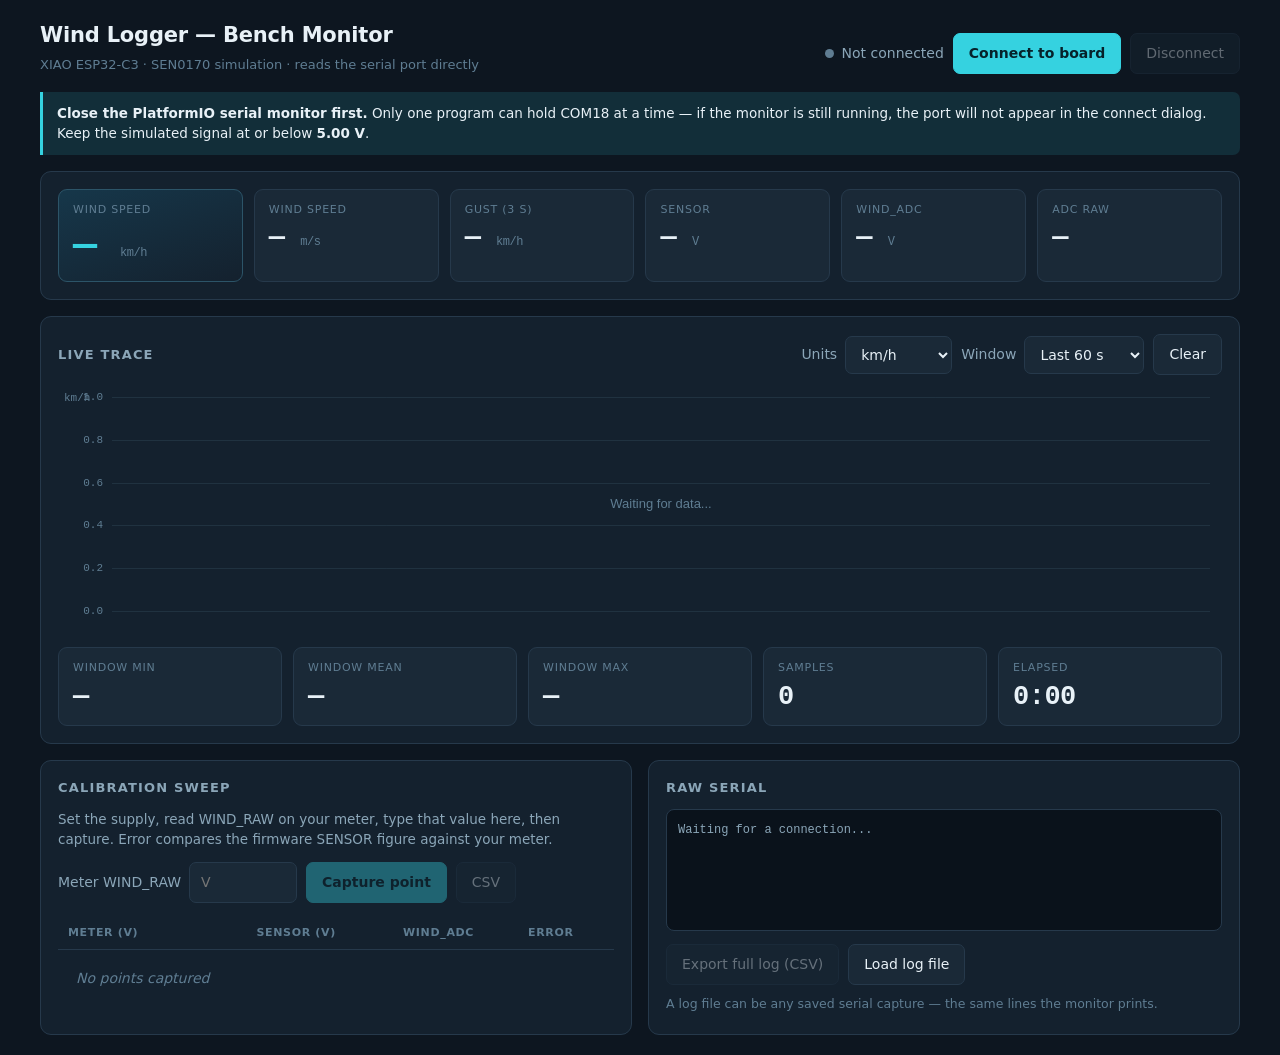
<file: dashboard/bench-monitor.html>
<!doctype html>
<html lang="en">
<head>
<meta charset="utf-8">
<meta name="viewport" content="width=device-width, initial-scale=1">
<title>SPL Wind Logger - Bench Monitor</title>
<style>
  :root {
    --bg: #0d1620; --panel: #14212e; --panel-2: #1a2937; --line: #26394b;
    --ink: #e8f1f7; --ink-dim: #8ba6b8; --ink-faint: #5f7d92;
    --accent: #35d2e0; --accent-soft: rgba(53, 210, 224, .13);
    --ok: #3ddc91; --warn: #ffb454; --bad: #ff5f56;
    --mono: ui-monospace, "Cascadia Mono", Consolas, monospace;
  }
  * { box-sizing: border-box; }
  body {
    margin: 0 auto; background: var(--bg); color: var(--ink);
    font: 15px/1.5 "Segoe UI", system-ui, sans-serif;
    padding: 20px; max-width: 1240px;
  }
  h1 { margin: 0; font-size: 21px; letter-spacing: -.2px; }
  h2 { margin: 0 0 12px; font-size: 13px; text-transform: uppercase;
       letter-spacing: .09em; color: var(--ink-dim); font-weight: 600; }
  .sub { color: var(--ink-faint); font-size: 13px; margin-top: 3px; }

  header { display: flex; flex-wrap: wrap; gap: 16px;
           align-items: flex-end; justify-content: space-between; margin-bottom: 18px; }
  .bar { display: flex; flex-wrap: wrap; gap: 9px; align-items: center; }

  button {
    background: var(--panel-2); color: var(--ink); border: 1px solid var(--line);
    border-radius: 7px; padding: 9px 15px; font: inherit; font-size: 14px;
    cursor: pointer; transition: .13s;
  }
  button:hover:not(:disabled) { background: #21374a; border-color: #38566e; }
  button:disabled { opacity: .38; cursor: not-allowed; }
  button.primary { background: var(--accent); color: #06222a; border-color: var(--accent); font-weight: 640; }
  button.primary:hover:not(:disabled) { background: #52e2ee; }

  .status { display: flex; align-items: center; gap: 8px; font-size: 14px; color: var(--ink-dim); }
  .dot { width: 9px; height: 9px; border-radius: 50%; background: var(--ink-faint); flex: none; }
  .dot.live { background: var(--ok); box-shadow: 0 0 0 4px rgba(61,220,145,.18); animation: pulse 1.9s infinite; }
  .dot.err { background: var(--bad); }
  @keyframes pulse { 50% { opacity: .45; } }

  .panel { background: var(--panel); border: 1px solid var(--line);
           border-radius: 11px; padding: 17px; margin-bottom: 16px; }

  .tiles { display: grid; grid-template-columns: repeat(auto-fit, minmax(132px, 1fr)); gap: 11px; }
  .tile { background: var(--panel-2); border: 1px solid var(--line);
          border-radius: 9px; padding: 12px 14px; }
  .tile .k { font-size: 11px; text-transform: uppercase; letter-spacing: .07em; color: var(--ink-faint); }
  .tile .v { font: 600 27px/1.15 var(--mono); margin-top: 5px; letter-spacing: -.5px; }
  .tile .u { font-size: 12px; color: var(--ink-faint); font-weight: 400; }
  .tile.hero { background: linear-gradient(160deg, #16374a, #14212e); border-color: #2c5468; }
  .tile.hero .v { font-size: 40px; color: var(--accent); }

  canvas#chart { width: 100%; height: 250px; display: block; }

  table { width: 100%; border-collapse: collapse; font-size: 14px; }
  th, td { padding: 8px 10px; text-align: right; border-bottom: 1px solid var(--line); }
  th { color: var(--ink-faint); font-size: 11px; text-transform: uppercase;
       letter-spacing: .06em; font-weight: 600; }
  th:first-child, td:first-child { text-align: left; }
  td { font-family: var(--mono); }
  tbody tr:last-child td { border-bottom: none; }
  .err-good { color: var(--ok); } .err-mid { color: var(--warn); } .err-bad { color: var(--bad); }
  .empty { color: var(--ink-faint); font-style: italic; text-align: center; padding: 18px; font-family: inherit; }

  input[type=number], select {
    background: var(--panel-2); color: var(--ink); border: 1px solid var(--line);
    border-radius: 7px; padding: 9px 11px; font: inherit; font-size: 14px; width: 108px;
  }
  select { width: auto; }
  label.fld { display: flex; align-items: center; gap: 8px; font-size: 14px; color: var(--ink-dim); }

  pre#raw { margin: 0; height: 122px; overflow-y: auto; background: #0a121b;
            border: 1px solid var(--line); border-radius: 8px; padding: 11px;
            font: 12px/1.55 var(--mono); color: var(--ink-dim); white-space: pre-wrap; }

  .note { border-left: 3px solid var(--accent); background: var(--accent-soft);
          border-radius: 0 7px 7px 0; padding: 11px 14px; font-size: 13.5px; margin-bottom: 16px; }
  .note.danger { border-color: var(--bad); background: rgba(255,95,86,.1); }
  .note b { color: var(--ink); }
  .row { display: flex; flex-wrap: wrap; gap: 16px; }
  .row > * { flex: 1 1 380px; margin-bottom: 0; }
  .hint { font-size: 12.5px; color: var(--ink-faint); margin-top: 10px; }
  code { font-family: var(--mono); font-size: 12.5px; color: var(--accent); }
</style>
</head>
<body>

<header>
  <div>
    <h1>Wind Logger &mdash; Bench Monitor</h1>
    <div class="sub">XIAO ESP32-C3 &middot; SEN0170 simulation &middot; reads the serial port directly</div>
  </div>
  <div class="bar">
    <div class="status"><span class="dot" id="dot"></span><span id="state">Not connected</span></div>
    <button class="primary" id="connect">Connect to board</button>
    <button id="disconnect" disabled>Disconnect</button>
  </div>
</header>

<div class="note danger" id="unsupported" hidden>
  <b>This browser cannot read serial ports.</b> Web Serial works in Chrome and Edge on Windows,
  but not Firefox or Safari. Open this file in Chrome or Edge. You can still use
  <b>Load log file</b> below to analyse a saved capture.
</div>

<div class="note">
  <b>Close the PlatformIO serial monitor first.</b> Only one program can hold COM18 at a time &mdash;
  if the monitor is still running, the port will not appear in the connect dialog. Keep the
  simulated signal at or below <b>5.00 V</b>.
</div>

<div class="panel">
  <div class="tiles">
    <div class="tile hero"><div class="k">Wind speed</div>
      <div class="v"><span id="t-primary">&mdash;</span> <span class="u">km/h</span></div></div>
    <div class="tile"><div class="k">Wind speed</div>
      <div class="v"><span id="t-secondary">&mdash;</span> <span class="u">m/s</span></div></div>
    <div class="tile"><div class="k">Gust (3 s)</div>
      <div class="v"><span id="t-gust">&mdash;</span> <span class="u">km/h</span></div></div>
    <div class="tile"><div class="k">Sensor</div>
      <div class="v"><span id="t-sensor">&mdash;</span> <span class="u">V</span></div></div>
    <div class="tile"><div class="k">WIND_ADC</div>
      <div class="v"><span id="t-adc">&mdash;</span> <span class="u">V</span></div></div>
    <div class="tile"><div class="k">ADC raw</div>
      <div class="v"><span id="t-raw">&mdash;</span></div></div>
  </div>
</div>

<div class="panel">
  <div style="display:flex;flex-wrap:wrap;gap:12px;align-items:center;justify-content:space-between;margin-bottom:8px">
    <h2 style="margin:0">Live trace</h2>
    <div class="bar">
      <label class="fld">Units
        <select id="units">
          <option value="kmh">km/h</option>
          <option value="ms">m/s</option>
          <option value="sensor">Sensor V</option>
        </select></label>
      <label class="fld">Window
        <select id="window">
          <option value="30">Last 30 s</option>
          <option value="60" selected>Last 60 s</option>
          <option value="300">Last 5 min</option>
          <option value="0">Everything</option>
        </select></label>
      <button id="clear">Clear</button>
    </div>
  </div>
  <canvas id="chart"></canvas>
  <div class="tiles" style="margin-top:14px">
    <div class="tile"><div class="k">Window min</div><div class="v"><span id="s-min">&mdash;</span></div></div>
    <div class="tile"><div class="k">Window mean</div><div class="v"><span id="s-mean">&mdash;</span></div></div>
    <div class="tile"><div class="k">Window max</div><div class="v"><span id="s-max">&mdash;</span></div></div>
    <div class="tile"><div class="k">Samples</div><div class="v"><span id="s-n">0</span></div></div>
    <div class="tile"><div class="k">Elapsed</div><div class="v"><span id="s-t">0:00</span></div></div>
  </div>
</div>

<div class="row">
  <div class="panel">
    <h2>Calibration sweep</h2>
    <p style="margin:0 0 12px;font-size:13.5px;color:var(--ink-dim)">
      Set the supply, read WIND_RAW on your meter, type that value here, then capture.
      Error compares the firmware SENSOR figure against your meter.</p>
    <div class="bar" style="margin-bottom:14px">
      <label class="fld">Meter WIND_RAW
        <input type="number" id="set-v" step="0.001" min="0" max="5" placeholder="V"></label>
      <button class="primary" id="capture" disabled>Capture point</button>
      <button id="export-cal" disabled>CSV</button>
    </div>
    <table>
      <thead><tr><th>Meter (V)</th><th>SENSOR (V)</th><th>WIND_ADC</th><th>Error</th><th></th></tr></thead>
      <tbody id="cal-body"><tr><td colspan="5" class="empty">No points captured</td></tr></tbody>
    </table>
    <div id="fit" class="hint"></div>
  </div>

  <div class="panel">
    <h2>Raw serial</h2>
    <pre id="raw">Waiting for a connection...</pre>
    <div class="bar" style="margin-top:13px">
      <button id="export-log" disabled>Export full log (CSV)</button>
      <button id="load-log">Load log file</button>
      <input type="file" id="file" accept=".txt,.log,.csv" hidden>
    </div>
    <div class="hint">A log file can be any saved serial capture &mdash; the same lines the monitor prints.</div>
  </div>
</div>

<script>
"use strict";

var LINE_RE = /ADC=([\d.]+)\s*\|\s*WIND_ADC=([\d.]+)\s*V\s*\|\s*SENSOR=([\d.]+)\s*V\s*\|\s*WIND=([\d.]+)\s*m\/s\s*\|\s*([\d.]+)\s*km\/h/;
var GUST_WINDOW_MS = 3000;
var MAX_POINTS = 20000;       // ~33 min at the firmware's 10 lines per second
var SAMPLE_PERIOD_MS = 100;   // must match PUBLISH_INTERVAL_MS in main.cpp

var $ = function (id) { return document.getElementById(id); };
var samples = [];      // { t, raw, adc, sensor, ms, kmh }
var calPoints = [];    // { setV, sensor, adc }
var port = null, reader = null, streamClosed = null, textBuf = "";
var startedAt = null, latest = null, redrawQueued = false;

var UNITS = {
  kmh:    { key: "kmh",    label: "km/h", digits: 1 },
  ms:     { key: "ms",     label: "m/s",  digits: 2 },
  sensor: { key: "sensor", label: "V",    digits: 3 }
};
function unit() { return UNITS[$("units").value]; }

/* ---------- serial ---------- */

if (!("serial" in navigator)) {
  $("unsupported").hidden = false;
  $("connect").disabled = true;
}

function setState(kind, label) {
  $("dot").className = "dot" + (kind ? " " + kind : "");
  $("state").textContent = label;
}

$("connect").onclick = async function () {
  try {
    port = await navigator.serial.requestPort();
    await port.open({ baudRate: 115200 });
  } catch (err) {
    if (err && err.name === "NotFoundError") return;   // picker dismissed
    setState("err", "Could not open port");
    appendRaw("[error] " + (err && err.message ? err.message : err));
    return;
  }

  var decoder = new TextDecoderStream();
  streamClosed = port.readable.pipeTo(decoder.writable).catch(function () {});
  reader = decoder.readable.getReader();

  setState("live", "Live on 115200");
  $("connect").disabled = true;
  $("disconnect").disabled = false;
  $("capture").disabled = false;
  appendRaw("[connected at 115200 baud]");

  if (startedAt === null) startedAt = performance.now();

  try {
    for (;;) {
      var res = await reader.read();
      if (res.done) break;
      if (res.value) ingest(res.value);
    }
  } catch (err) {
    appendRaw("[stream ended] " + (err && err.message ? err.message : err));
  }
  setState("", "Disconnected");
};

$("disconnect").onclick = async function () {
  try { if (reader) await reader.cancel(); } catch (e) {}
  try { if (streamClosed) await streamClosed; } catch (e) {}
  try { if (port) await port.close(); } catch (e) {}
  reader = null; port = null; streamClosed = null;
  setState("", "Disconnected");
  $("connect").disabled = false;
  $("disconnect").disabled = true;
  $("capture").disabled = samples.length === 0;
  appendRaw("[disconnected]");
};

function ingest(chunk) {
  textBuf += chunk;
  var lines = textBuf.split(/\r?\n/);
  textBuf = lines.pop();                 // keep the incomplete tail
  for (var i = 0; i < lines.length; i++) {
    var trimmed = lines[i].trim();
    if (!trimmed) continue;
    appendRaw(trimmed);
    var m = LINE_RE.exec(trimmed);
    if (m) {
      addSample({
        t: performance.now(),
        raw:    parseFloat(m[1]),
        adc:    parseFloat(m[2]),
        sensor: parseFloat(m[3]),
        ms:     parseFloat(m[4]),
        kmh:    parseFloat(m[5])
      });
    }
  }
}

/* ---------- data ---------- */

function addSample(s) {
  samples.push(s);
  if (samples.length > MAX_POINTS) samples.shift();
  latest = s;
  queueRedraw();
}

function queueRedraw() {
  if (redrawQueued) return;
  redrawQueued = true;
  requestAnimationFrame(function () { redrawQueued = false; render(); });
}

// Bounded by time rather than by a sample count, so the window keeps its meaning
// whatever rate the firmware prints at.
function visible() {
  var secs = parseInt($("window").value, 10);
  if (!(secs > 0) || !latest) return samples;
  var cutoff = latest.t - secs * 1000;
  var start = samples.length;
  while (start > 0 && samples[start - 1].t >= cutoff) start--;
  return samples.slice(start);
}

function gust() {
  if (!latest) return null;
  var peak = 0;
  for (var i = samples.length - 1; i >= 0; i--) {
    if (latest.t - samples[i].t > GUST_WINDOW_MS) break;
    if (samples[i].kmh > peak) peak = samples[i].kmh;
  }
  return peak;
}

/* ---------- rendering ---------- */

function render() {
  var u = unit();

  if (latest) {
    $("t-primary").textContent   = latest.kmh.toFixed(1);
    $("t-secondary").textContent = latest.ms.toFixed(2);
    $("t-sensor").textContent    = latest.sensor.toFixed(3);
    $("t-adc").textContent       = latest.adc.toFixed(3);
    $("t-raw").textContent       = latest.raw.toFixed(0);
    var g = gust();
    $("t-gust").textContent      = g === null ? "—" : g.toFixed(1);
  }

  var win = visible();
  var series = [];
  for (var i = 0; i < win.length; i++) series.push(win[i][u.key]);

  if (series.length) {
    var sum = 0, lo = Infinity, hi = -Infinity;
    for (var j = 0; j < series.length; j++) {
      sum += series[j];
      if (series[j] < lo) lo = series[j];
      if (series[j] > hi) hi = series[j];
    }
    $("s-min").textContent  = lo.toFixed(u.digits);
    $("s-mean").textContent = (sum / series.length).toFixed(u.digits);
    $("s-max").textContent  = hi.toFixed(u.digits);
  } else {
    $("s-min").textContent = "—";
    $("s-mean").textContent = "—";
    $("s-max").textContent = "—";
  }

  $("s-n").textContent = samples.length;
  if (startedAt !== null) {
    var secs = Math.floor((performance.now() - startedAt) / 1000);
    $("s-t").textContent = Math.floor(secs / 60) + ":" + String(secs % 60).padStart(2, "0");
  }

  $("export-log").disabled = samples.length === 0;
  drawChart(series, u);
}

function drawChart(series, u) {
  var cv = $("chart");
  var dpr = window.devicePixelRatio || 1;
  var w = cv.clientWidth, h = cv.clientHeight;
  if (!w || !h) return;
  if (cv.width !== Math.round(w * dpr) || cv.height !== Math.round(h * dpr)) {
    cv.width = Math.round(w * dpr);
    cv.height = Math.round(h * dpr);
  }
  var g = cv.getContext("2d");
  g.setTransform(dpr, 0, 0, dpr, 0, 0);
  g.clearRect(0, 0, w, h);

  var padL = 54, padR = 12, padT = 14, padB = 22;
  var plotW = w - padL - padR, plotH = h - padT - padB;

  var peak = 0;
  for (var i = 0; i < series.length; i++) if (series[i] > peak) peak = series[i];
  var top = niceCeil(peak * 1.15) || 1;

  // horizontal gridlines, always anchored at zero
  g.lineWidth = 1;
  g.font = "11px ui-monospace, Consolas, monospace";
  var ticks = 5;
  for (var k = 0; k <= ticks; k++) {
    var val = (top / ticks) * k;
    var y = Math.round(padT + plotH - (val / top) * plotH) + .5;
    g.strokeStyle = "rgba(141,190,216,.11)";
    g.beginPath(); g.moveTo(padL, y); g.lineTo(padL + plotW, y); g.stroke();
    g.fillStyle = "#5f7d92";
    g.textAlign = "right"; g.textBaseline = "middle";
    g.fillText(val.toFixed(u.digits), padL - 9, y);
  }

  g.fillStyle = "#5f7d92";
  g.textAlign = "left"; g.textBaseline = "top";
  g.fillText(u.label, 6, padT - 4);

  if (series.length < 2) {
    g.fillStyle = "#5f7d92";
    g.textAlign = "center"; g.textBaseline = "middle";
    g.font = "13px 'Segoe UI', sans-serif";
    g.fillText("Waiting for data...", padL + plotW / 2, padT + plotH / 2);
    return;
  }

  var xAt = function (i) { return padL + (i / (series.length - 1)) * plotW; };
  var yAt = function (v) { return padT + plotH - (v / top) * plotH; };

  var grad = g.createLinearGradient(0, padT, 0, padT + plotH);
  grad.addColorStop(0, "rgba(53,210,224,.30)");
  grad.addColorStop(1, "rgba(53,210,224,0)");
  g.beginPath();
  g.moveTo(xAt(0), padT + plotH);
  for (var a = 0; a < series.length; a++) g.lineTo(xAt(a), yAt(series[a]));
  g.lineTo(xAt(series.length - 1), padT + plotH);
  g.closePath();
  g.fillStyle = grad;
  g.fill();

  g.beginPath();
  for (var b = 0; b < series.length; b++) {
    if (b === 0) g.moveTo(xAt(b), yAt(series[b]));
    else g.lineTo(xAt(b), yAt(series[b]));
  }
  g.strokeStyle = "#35d2e0";
  g.lineWidth = 2;
  g.lineJoin = "round";
  g.lineCap = "round";
  g.stroke();

  g.beginPath();
  g.arc(xAt(series.length - 1), yAt(series[series.length - 1]), 3.5, 0, Math.PI * 2);
  g.fillStyle = "#35d2e0";
  g.fill();
}

function niceCeil(v) {
  if (!(v > 0)) return 0;
  var mag = Math.pow(10, Math.floor(Math.log10(v)));
  var n = v / mag;
  var step = n <= 1 ? 1 : n <= 2 ? 2 : n <= 2.5 ? 2.5 : n <= 5 ? 5 : 10;
  return step * mag;
}

/* ---------- calibration ---------- */

$("capture").onclick = function () {
  var setV = parseFloat($("set-v").value);
  if (!isFinite(setV) || setV < 0) { $("set-v").focus(); return; }
  if (!latest) return;
  calPoints.push({ setV: setV, sensor: latest.sensor, adc: latest.adc });
  calPoints.sort(function (a, b) { return a.setV - b.setV; });
  $("set-v").value = "";
  renderCal();
};

$("set-v").onkeydown = function (e) { if (e.key === "Enter") $("capture").click(); };

function renderCal() {
  var body = $("cal-body");
  body.innerHTML = "";

  if (!calPoints.length) {
    body.innerHTML = '<tr><td colspan="5" class="empty">No points captured</td></tr>';
    $("export-cal").disabled = true;
    $("fit").textContent = "";
    return;
  }
  $("export-cal").disabled = false;

  calPoints.forEach(function (p, i) {
    var errPct = p.setV > 0 ? ((p.sensor - p.setV) / p.setV) * 100 : NaN;
    var cls = !isFinite(errPct) ? ""
      : Math.abs(errPct) <= 2 ? "err-good"
      : Math.abs(errPct) <= 5 ? "err-mid" : "err-bad";
    var tr = document.createElement("tr");
    tr.innerHTML =
      "<td>" + p.setV.toFixed(3) + "</td>" +
      "<td>" + p.sensor.toFixed(3) + "</td>" +
      "<td>" + p.adc.toFixed(3) + "</td>" +
      '<td class="' + cls + '">' +
        (isFinite(errPct) ? (errPct >= 0 ? "+" : "") + errPct.toFixed(1) + "%" : "—") +
      "</td>" +
      '<td><button class="del" data-i="' + i + '">Remove</button></td>';
    body.appendChild(tr);
  });

  Array.prototype.forEach.call(body.querySelectorAll("button.del"), function (btn) {
    btn.onclick = function () {
      calPoints.splice(parseInt(btn.getAttribute("data-i"), 10), 1);
      renderCal();
    };
  });

  // Least-squares slope through the origin: the factor mapping SENSOR onto the meter.
  var num = 0, den = 0, used = 0;
  for (var i = 0; i < calPoints.length; i++) {
    var p = calPoints[i];
    if (p.setV <= 0) continue;
    num += p.sensor * p.setV;
    den += p.sensor * p.sensor;
    used++;
  }

  if (used >= 2 && den > 0) {
    var f = num / den;
    $("fit").innerHTML =
      "Best-fit correction across " + used + " non-zero points: <b>&times;" + f.toFixed(4) + "</b>. " +
      "That is equivalent to <code>DIVIDER_MULTIPLIER = " + (3 * f).toFixed(4) + "f</code> in main.cpp " +
      "(currently 3.0). Only worth changing if the factor sits consistently more than about 2% away from 1.0.";
  } else {
    $("fit").textContent = "Capture at least two non-zero points to get a fit.";
  }
}

/* ---------- export / import ---------- */

function download(name, text) {
  var url = URL.createObjectURL(new Blob([text], { type: "text/csv" }));
  var a = document.createElement("a");
  a.href = url;
  a.download = name;
  document.body.appendChild(a);
  a.click();
  a.remove();
  setTimeout(function () { URL.revokeObjectURL(url); }, 1000);
}

$("export-log").onclick = function () {
  var t0 = samples.length ? samples[0].t : 0;
  var rows = ["seconds,adc_raw,wind_adc_v,sensor_v,wind_ms,wind_kmh"];
  for (var i = 0; i < samples.length; i++) {
    var s = samples[i];
    rows.push([((s.t - t0) / 1000).toFixed(2), s.raw.toFixed(0), s.adc.toFixed(4),
               s.sensor.toFixed(4), s.ms.toFixed(3), s.kmh.toFixed(2)].join(","));
  }
  download("wind-log.csv", rows.join("\n"));
};

$("export-cal").onclick = function () {
  var rows = ["meter_wind_raw_v,firmware_sensor_v,wind_adc_v,error_pct"];
  for (var i = 0; i < calPoints.length; i++) {
    var p = calPoints[i];
    var e = p.setV > 0 ? (((p.sensor - p.setV) / p.setV) * 100).toFixed(2) : "";
    rows.push([p.setV.toFixed(3), p.sensor.toFixed(3), p.adc.toFixed(3), e].join(","));
  }
  download("calibration-sweep.csv", rows.join("\n"));
};

$("load-log").onclick = function () { $("file").click(); };

$("file").onchange = async function (e) {
  var file = e.target.files && e.target.files[0];
  if (!file) return;
  var text = await file.text();
  var lines = text.split(/\r?\n/);
  samples.length = 0;
  var synth = 0;
  for (var i = 0; i < lines.length; i++) {
    var m = LINE_RE.exec(lines[i]);
    if (!m) continue;
    samples.push({
      t: synth,
      raw:    parseFloat(m[1]),
      adc:    parseFloat(m[2]),
      sensor: parseFloat(m[3]),
      ms:     parseFloat(m[4]),
      kmh:    parseFloat(m[5])
    });
    synth += SAMPLE_PERIOD_MS;
  }
  latest = samples.length ? samples[samples.length - 1] : null;
  startedAt = performance.now() - synth;
  appendRaw("[loaded " + samples.length + " readings from " + file.name + "]");
  if (samples.length) {
    $("capture").disabled = false;
    setState("", "Reviewing " + file.name);
  }
  render();
  e.target.value = "";
};

/* ---------- misc ---------- */

function appendRaw(line) {
  var el = $("raw");
  if (el.getAttribute("data-seeded") !== "1") {
    el.textContent = "";
    el.setAttribute("data-seeded", "1");
  }
  var atBottom = el.scrollHeight - el.scrollTop - el.clientHeight < 30;
  el.textContent += line + "\n";
  var lines = el.textContent.split("\n");
  if (lines.length > 200) el.textContent = lines.slice(-200).join("\n");
  if (atBottom) el.scrollTop = el.scrollHeight;
}

$("clear").onclick = function () {
  samples.length = 0;
  latest = null;
  startedAt = performance.now();
  var el = $("raw");
  el.textContent = "";
  el.setAttribute("data-seeded", "1");
  render();
};

$("units").onchange = render;
$("window").onchange = render;
window.addEventListener("resize", queueRedraw);
setInterval(function () { if (startedAt !== null) render(); }, 1000);

render();
</script>
</body>
</html>
</file>
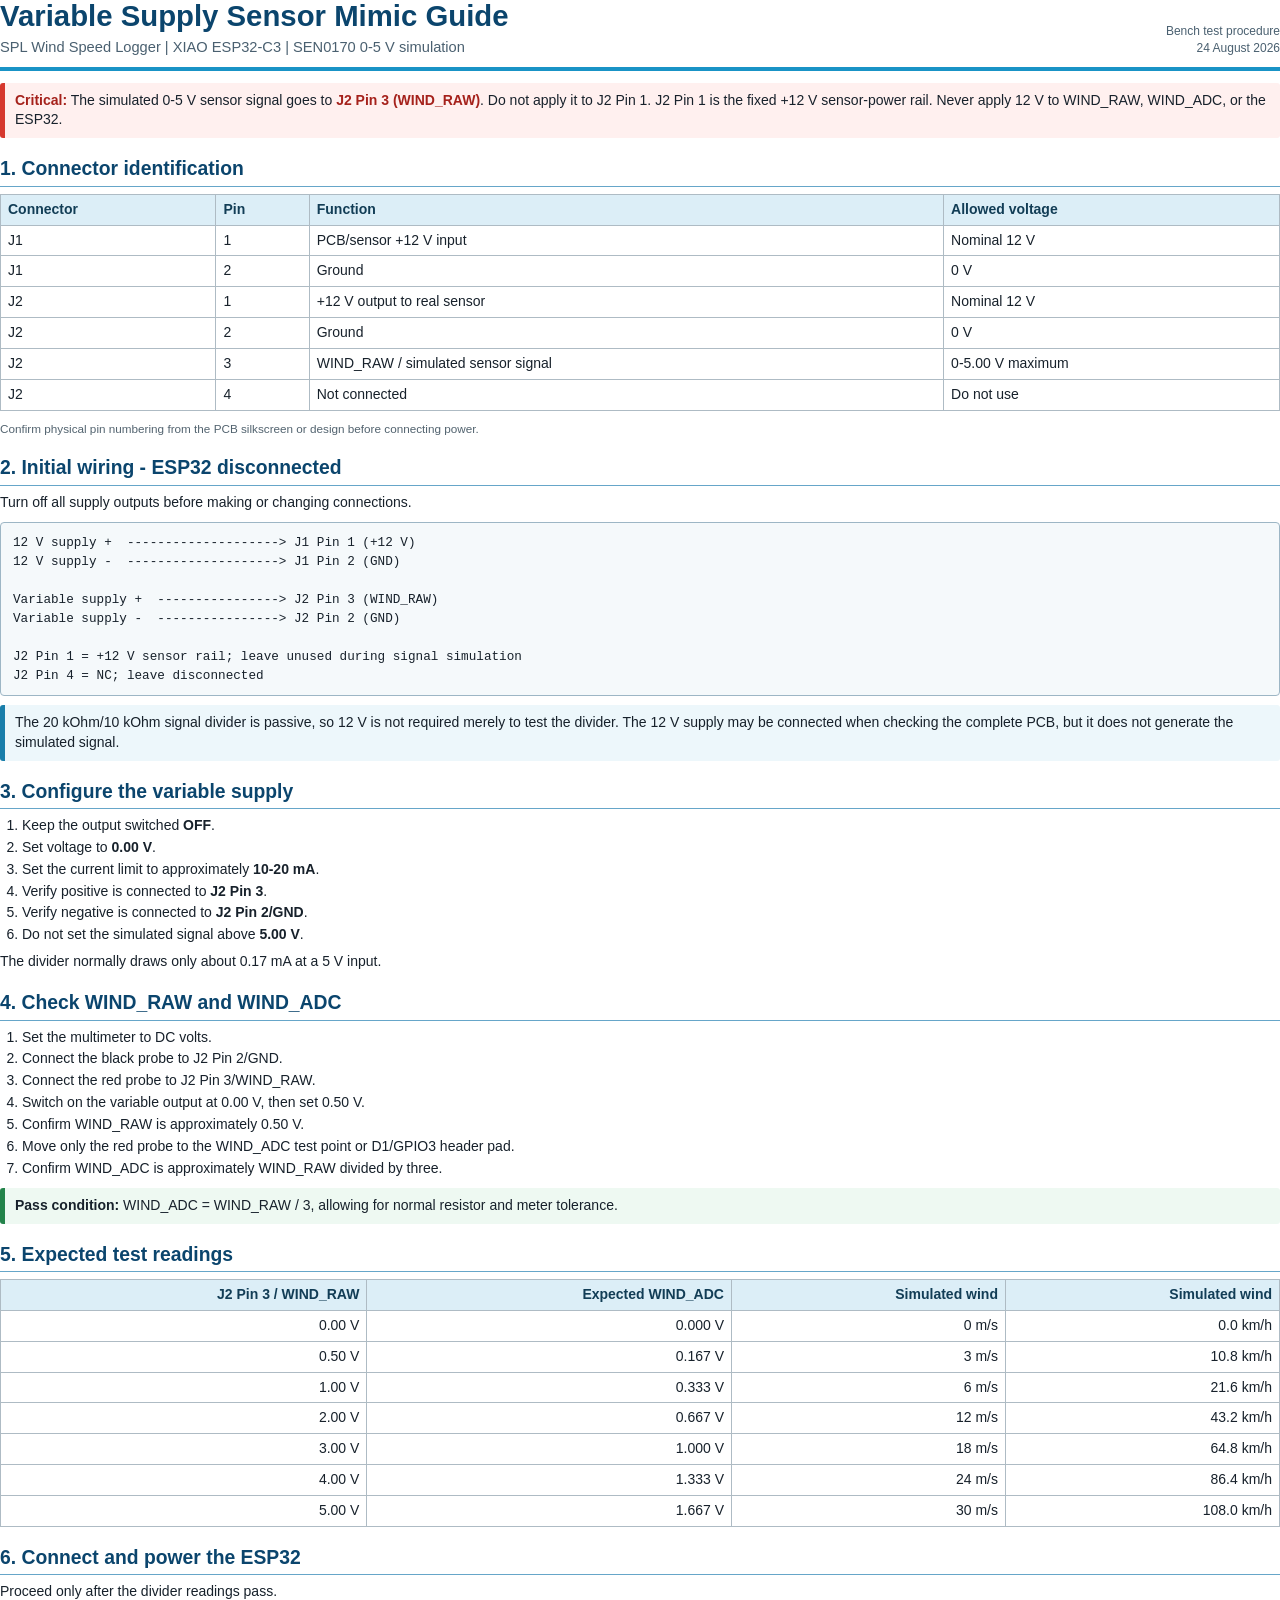
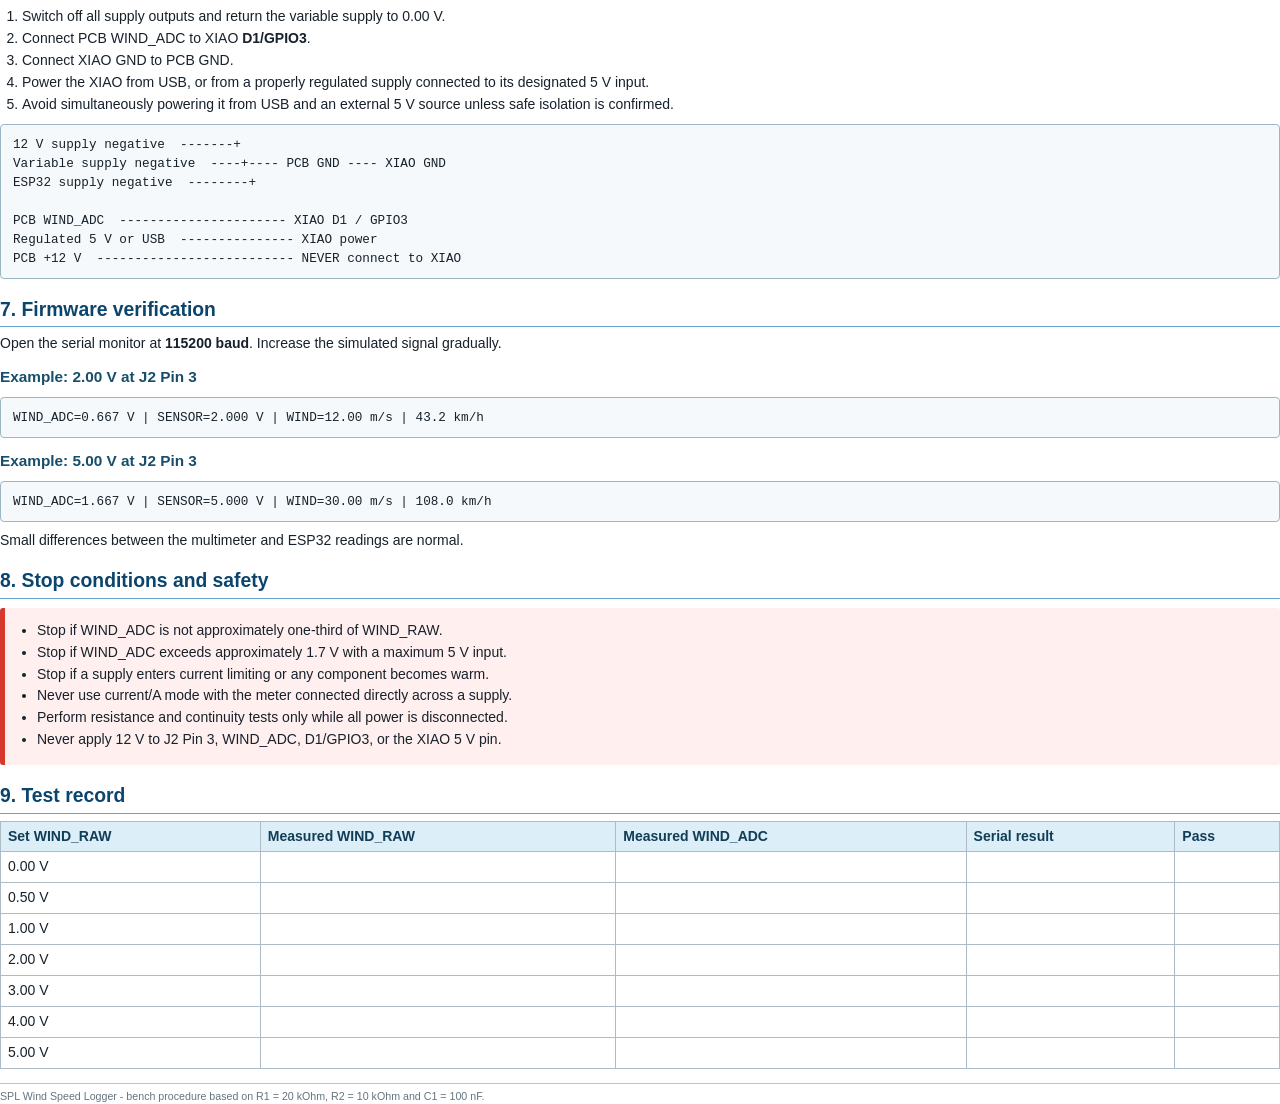
<file: WindSpeedLogger/VARIABLE_SUPPLY_SENSOR_MIMIC_GUIDE.html>
<!doctype html>
<html lang="en">
<head>
  <meta charset="utf-8">
  <title>Wind Speed Logger - Variable Supply Sensor Mimic Guide</title>
  <style>
    @page { size: A4; margin: 14mm 15mm 16mm; }
    * { box-sizing: border-box; }
    body {
      margin: 0; color: #17212b; background: white;
      font: 10.5pt/1.42 "Segoe UI", Arial, sans-serif;
    }
    h1 { margin: 0; color: #0b456d; font-size: 22pt; line-height: 1.08; }
    h2 {
      margin: 17px 0 7px; padding-bottom: 3px; color: #0b456d;
      border-bottom: 1.5px solid #66a6c9; font-size: 14.5pt;
    }
    h3 { margin: 12px 0 4px; color: #174e6b; font-size: 11.5pt; }
    p { margin: 5px 0; }
    ol, ul { margin: 5px 0 7px 22px; padding: 0; }
    li { margin: 2px 0; }
    table { width: 100%; border-collapse: collapse; margin: 7px 0 10px; }
    th, td { border: 1px solid #aebbc4; padding: 5px 7px; text-align: left; }
    th { background: #dceef7; color: #123d56; }
    td.num, th.num { text-align: right; }
    .header {
      display: flex; justify-content: space-between; align-items: flex-end;
      border-bottom: 4px solid #1993c6; padding-bottom: 9px; margin-bottom: 12px;
    }
    .subtitle { margin-top: 5px; color: #4a6070; font-size: 11pt; }
    .tag { color: #4a6070; font-size: 9pt; text-align: right; }
    .warning, .ok, .note {
      border-left: 5px solid; border-radius: 3px; padding: 8px 10px; margin: 9px 0;
      break-inside: avoid;
    }
    .warning { border-color: #d6382e; background: #fff0ef; }
    .ok { border-color: #23834a; background: #eef9f2; }
    .note { border-color: #197eaa; background: #edf7fb; }
    .warning strong { color: #a5211b; }
    .diagram {
      margin: 9px 0; padding: 10px 12px; border: 1px solid #9db6c5;
      border-radius: 4px; background: #f5f9fb; font: 9.5pt/1.5 Consolas, monospace;
      white-space: pre-wrap; break-inside: avoid;
    }
    .check { font-weight: 650; color: #154f6c; }
    .small { color: #52636f; font-size: 8.8pt; }
    .page-break { break-before: page; }
    .keep { break-inside: avoid; }
    .footer { margin-top: 14px; padding-top: 5px; border-top: 1px solid #b9c5cc; color: #65747e; font-size: 8pt; }
  </style>
</head>
<body>
  <div class="header">
    <div>
      <h1>Variable Supply Sensor Mimic Guide</h1>
      <div class="subtitle">SPL Wind Speed Logger | XIAO ESP32-C3 | SEN0170 0-5 V simulation</div>
    </div>
    <div class="tag">Bench test procedure<br>24 August 2026</div>
  </div>

  <div class="warning">
    <strong>Critical:</strong> The simulated 0-5 V sensor signal goes to <strong>J2 Pin 3 (WIND_RAW)</strong>.
    Do not apply it to J2 Pin 1. J2 Pin 1 is the fixed +12 V sensor-power rail. Never apply 12 V to
    WIND_RAW, WIND_ADC, or the ESP32.
  </div>

  <h2>1. Connector identification</h2>
  <table>
    <thead><tr><th>Connector</th><th>Pin</th><th>Function</th><th>Allowed voltage</th></tr></thead>
    <tbody>
      <tr><td>J1</td><td>1</td><td>PCB/sensor +12 V input</td><td>Nominal 12 V</td></tr>
      <tr><td>J1</td><td>2</td><td>Ground</td><td>0 V</td></tr>
      <tr><td>J2</td><td>1</td><td>+12 V output to real sensor</td><td>Nominal 12 V</td></tr>
      <tr><td>J2</td><td>2</td><td>Ground</td><td>0 V</td></tr>
      <tr><td>J2</td><td>3</td><td>WIND_RAW / simulated sensor signal</td><td>0-5.00 V maximum</td></tr>
      <tr><td>J2</td><td>4</td><td>Not connected</td><td>Do not use</td></tr>
    </tbody>
  </table>
  <p class="small">Confirm physical pin numbering from the PCB silkscreen or design before connecting power.</p>

  <h2>2. Initial wiring - ESP32 disconnected</h2>
  <p>Turn off all supply outputs before making or changing connections.</p>
  <div class="diagram">12 V supply +  --------------------&gt; J1 Pin 1 (+12 V)
12 V supply -  --------------------&gt; J1 Pin 2 (GND)

Variable supply +  ----------------&gt; J2 Pin 3 (WIND_RAW)
Variable supply -  ----------------&gt; J2 Pin 2 (GND)

J2 Pin 1 = +12 V sensor rail; leave unused during signal simulation
J2 Pin 4 = NC; leave disconnected</div>
  <div class="note">
    The 20 kOhm/10 kOhm signal divider is passive, so 12 V is not required merely to test the divider.
    The 12 V supply may be connected when checking the complete PCB, but it does not generate the simulated signal.
  </div>

  <h2>3. Configure the variable supply</h2>
  <ol>
    <li>Keep the output switched <strong>OFF</strong>.</li>
    <li>Set voltage to <strong>0.00 V</strong>.</li>
    <li>Set the current limit to approximately <strong>10-20 mA</strong>.</li>
    <li>Verify positive is connected to <strong>J2 Pin 3</strong>.</li>
    <li>Verify negative is connected to <strong>J2 Pin 2/GND</strong>.</li>
    <li>Do not set the simulated signal above <strong>5.00 V</strong>.</li>
  </ol>
  <p>The divider normally draws only about 0.17 mA at a 5 V input.</p>

  <h2>4. Check WIND_RAW and WIND_ADC</h2>
  <ol>
    <li>Set the multimeter to DC volts.</li>
    <li>Connect the black probe to J2 Pin 2/GND.</li>
    <li>Connect the red probe to J2 Pin 3/WIND_RAW.</li>
    <li>Switch on the variable output at 0.00 V, then set 0.50 V.</li>
    <li>Confirm WIND_RAW is approximately 0.50 V.</li>
    <li>Move only the red probe to the WIND_ADC test point or D1/GPIO3 header pad.</li>
    <li>Confirm WIND_ADC is approximately WIND_RAW divided by three.</li>
  </ol>

  <div class="ok"><strong>Pass condition:</strong> WIND_ADC = WIND_RAW / 3, allowing for normal resistor and meter tolerance.</div>

  <div class="page-break"></div>
  <h2>5. Expected test readings</h2>
  <table>
    <thead><tr><th class="num">J2 Pin 3 / WIND_RAW</th><th class="num">Expected WIND_ADC</th><th class="num">Simulated wind</th><th class="num">Simulated wind</th></tr></thead>
    <tbody>
      <tr><td class="num">0.00 V</td><td class="num">0.000 V</td><td class="num">0 m/s</td><td class="num">0.0 km/h</td></tr>
      <tr><td class="num">0.50 V</td><td class="num">0.167 V</td><td class="num">3 m/s</td><td class="num">10.8 km/h</td></tr>
      <tr><td class="num">1.00 V</td><td class="num">0.333 V</td><td class="num">6 m/s</td><td class="num">21.6 km/h</td></tr>
      <tr><td class="num">2.00 V</td><td class="num">0.667 V</td><td class="num">12 m/s</td><td class="num">43.2 km/h</td></tr>
      <tr><td class="num">3.00 V</td><td class="num">1.000 V</td><td class="num">18 m/s</td><td class="num">64.8 km/h</td></tr>
      <tr><td class="num">4.00 V</td><td class="num">1.333 V</td><td class="num">24 m/s</td><td class="num">86.4 km/h</td></tr>
      <tr><td class="num">5.00 V</td><td class="num">1.667 V</td><td class="num">30 m/s</td><td class="num">108.0 km/h</td></tr>
    </tbody>
  </table>

  <h2>6. Connect and power the ESP32</h2>
  <p>Proceed only after the divider readings pass.</p>
  <ol>
    <li>Switch off all supply outputs and return the variable supply to 0.00 V.</li>
    <li>Connect PCB WIND_ADC to XIAO <strong>D1/GPIO3</strong>.</li>
    <li>Connect XIAO GND to PCB GND.</li>
    <li>Power the XIAO from USB, or from a properly regulated supply connected to its designated 5 V input.</li>
    <li>Avoid simultaneously powering it from USB and an external 5 V source unless safe isolation is confirmed.</li>
  </ol>
  <div class="diagram">12 V supply negative  -------+
Variable supply negative  ----+---- PCB GND ---- XIAO GND
ESP32 supply negative  --------+

PCB WIND_ADC  ---------------------- XIAO D1 / GPIO3
Regulated 5 V or USB  --------------- XIAO power
PCB +12 V  -------------------------- NEVER connect to XIAO</div>

  <h2>7. Firmware verification</h2>
  <p>Open the serial monitor at <strong>115200 baud</strong>. Increase the simulated signal gradually.</p>
  <div class="keep">
    <h3>Example: 2.00 V at J2 Pin 3</h3>
    <div class="diagram">WIND_ADC=0.667 V | SENSOR=2.000 V | WIND=12.00 m/s | 43.2 km/h</div>
  </div>
  <div class="keep">
    <h3>Example: 5.00 V at J2 Pin 3</h3>
    <div class="diagram">WIND_ADC=1.667 V | SENSOR=5.000 V | WIND=30.00 m/s | 108.0 km/h</div>
  </div>
  <p>Small differences between the multimeter and ESP32 readings are normal.</p>

  <h2>8. Stop conditions and safety</h2>
  <div class="warning">
    <ul>
      <li>Stop if WIND_ADC is not approximately one-third of WIND_RAW.</li>
      <li>Stop if WIND_ADC exceeds approximately 1.7 V with a maximum 5 V input.</li>
      <li>Stop if a supply enters current limiting or any component becomes warm.</li>
      <li>Never use current/A mode with the meter connected directly across a supply.</li>
      <li>Perform resistance and continuity tests only while all power is disconnected.</li>
      <li>Never apply 12 V to J2 Pin 3, WIND_ADC, D1/GPIO3, or the XIAO 5 V pin.</li>
    </ul>
  </div>

  <h2>9. Test record</h2>
  <table>
    <thead><tr><th>Set WIND_RAW</th><th>Measured WIND_RAW</th><th>Measured WIND_ADC</th><th>Serial result</th><th>Pass</th></tr></thead>
    <tbody>
      <tr><td>0.00 V</td><td>&nbsp;</td><td>&nbsp;</td><td>&nbsp;</td><td>&nbsp;</td></tr>
      <tr><td>0.50 V</td><td>&nbsp;</td><td>&nbsp;</td><td>&nbsp;</td><td>&nbsp;</td></tr>
      <tr><td>1.00 V</td><td>&nbsp;</td><td>&nbsp;</td><td>&nbsp;</td><td>&nbsp;</td></tr>
      <tr><td>2.00 V</td><td>&nbsp;</td><td>&nbsp;</td><td>&nbsp;</td><td>&nbsp;</td></tr>
      <tr><td>3.00 V</td><td>&nbsp;</td><td>&nbsp;</td><td>&nbsp;</td><td>&nbsp;</td></tr>
      <tr><td>4.00 V</td><td>&nbsp;</td><td>&nbsp;</td><td>&nbsp;</td><td>&nbsp;</td></tr>
      <tr><td>5.00 V</td><td>&nbsp;</td><td>&nbsp;</td><td>&nbsp;</td><td>&nbsp;</td></tr>
    </tbody>
  </table>
  <div class="footer">SPL Wind Speed Logger - bench procedure based on R1 = 20 kOhm, R2 = 10 kOhm and C1 = 100 nF.</div>
</body>
</html>
</file>
